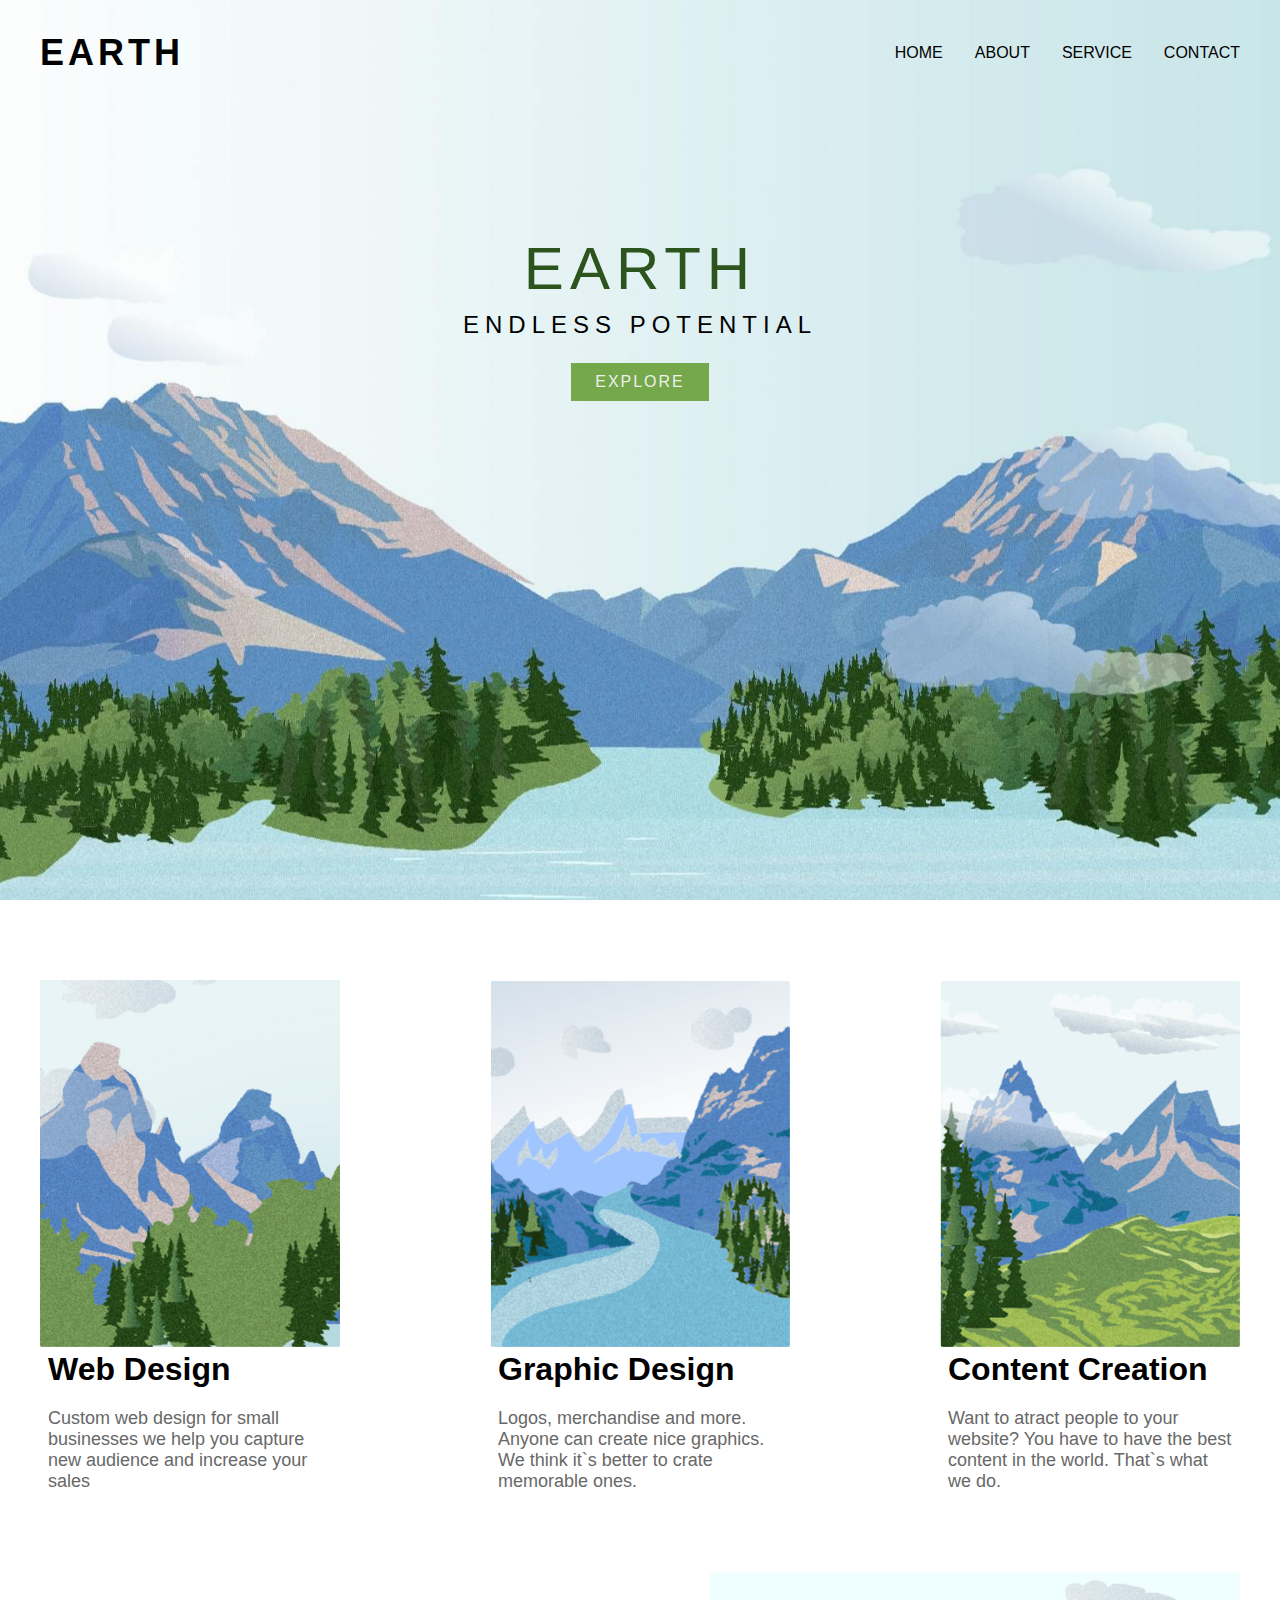
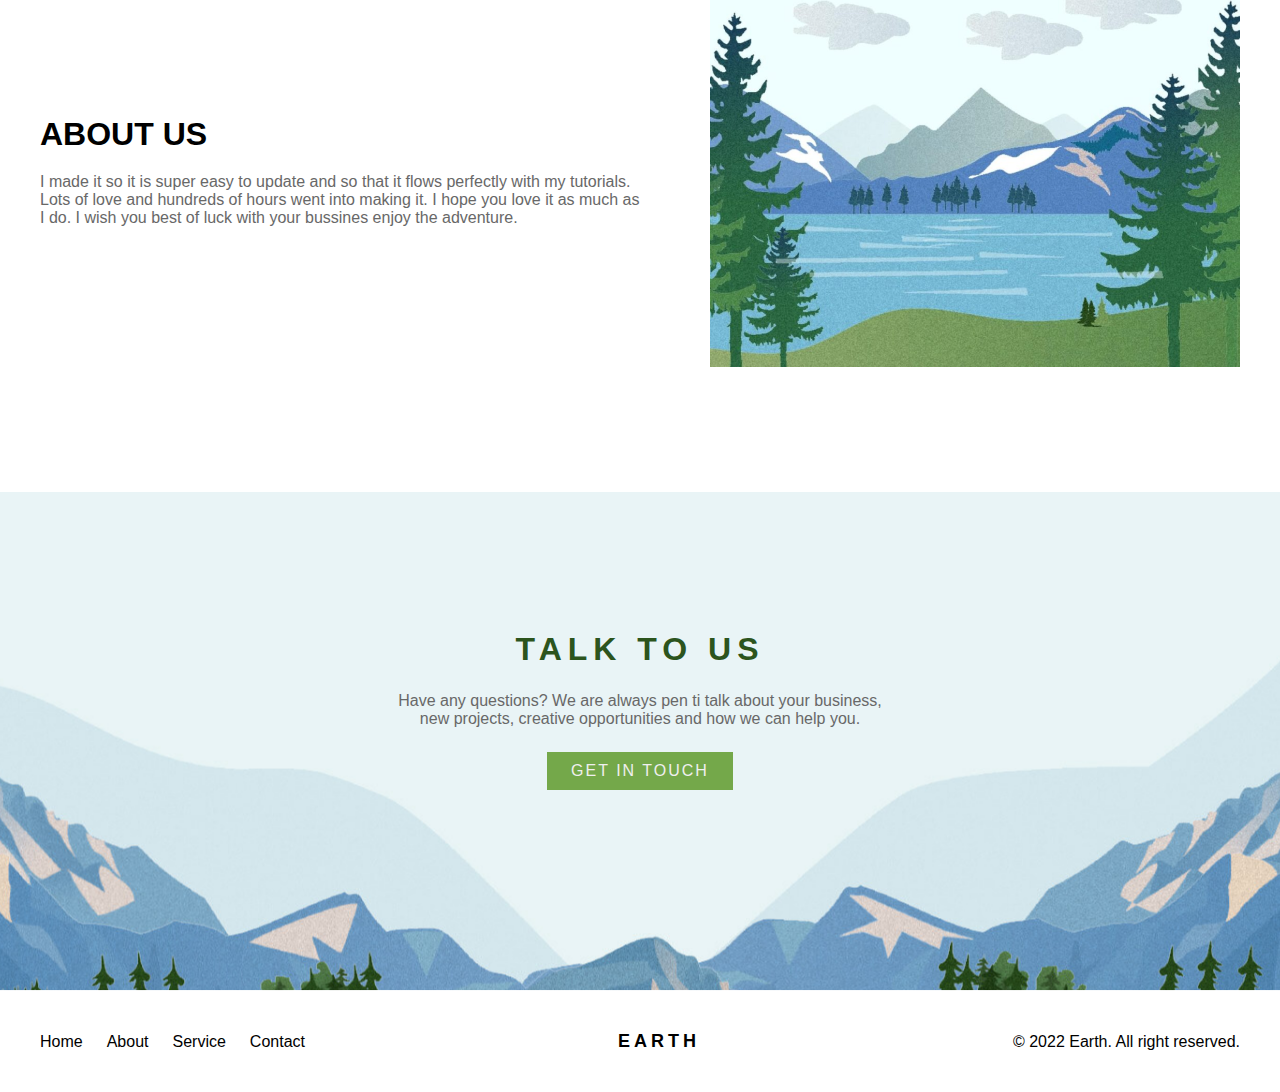
<file: index.html>
<!DOCTYPE html>
<html lang="en">
  <head>
    <meta charset="UTF-8" />
    <meta name="viewport" content="width=device-width, initial-scale=1.0" />
    <title>Earth</title>
    <link rel="stylesheet" href="style.css" />
  </head>
  <body>
    <section id="header">
      <div class="container">
        <nav>
          <div class="logo">
            <h1><a href="./index.html">EARTH</a></h1>
          </div>
          <input type="checkbox" id="hamburger-menu" />
          <ul class="nav-links">
            <li><a href="./index.html">HOME</a></li>
            <li><a href="./about.html">ABOUT</a></li>
            <li><a href="./services.html">SERVICE</a></li>
            <li><a href="./contact.html">CONTACT</a></li>
          </ul>
          <button class="menu-btn"><img src="img/menu.svg" /></button>
        </nav>
        <div class="header-content">
          <h1>EARTH</h1>
          <p>ENDLESS POTENTIAL</p>
          <button id="exploreBtn" class="primary-btn">EXPLORE</button>
        </div>
      </div>
    </section>

    <section id="service" class="container"></section>

    <section id="aboutUs" class="container">
      <div class="about-data">
        <h1>ABOUT US</h1>
        <p>
          I made it so it is super easy to update and so that it flows perfectly
          with my tutorials. Lots of love and hundreds of hours went into making
          it. I hope you love it as much as I do. I wish you best of luck with
          your bussines enjoy the adventure.
        </p>
      </div>
      <div><img src="./img/about.png" alt="" /></div>
    </section>

    <section id="talk-to-us">
      <div class="container">
        <div class="talk-to-us-content">
          <h1>TALK TO US</h1>
          <p>
            Have any questions? We are always pen ti talk about your business,
            new projects, creative opportunities and how we can help you.
          </p>
          <button id="getInTouchBtn" class="primary-btn">GET IN TOUCH</button>
        </div>
      </div>
    </section>

    <section class="container">
      <footer class="footer-content">
        <ul class="footer-links">
          <li><a href="./index.html">Home</a></li>
          <li><a href="./about.html">About</a></li>
          <li><a href="./about.html">Service</a></li>
          <li><a href="./contact.html">Contact</a></li>
        </ul>
        <h1 class="logo"><a href="#">EARTH</a></h1>
        <p>© 2022 Earth. All right reserved.</p>
      </footer>
    </section>
  </body>
  <script src="earth.js"></script>
</html>
</file>
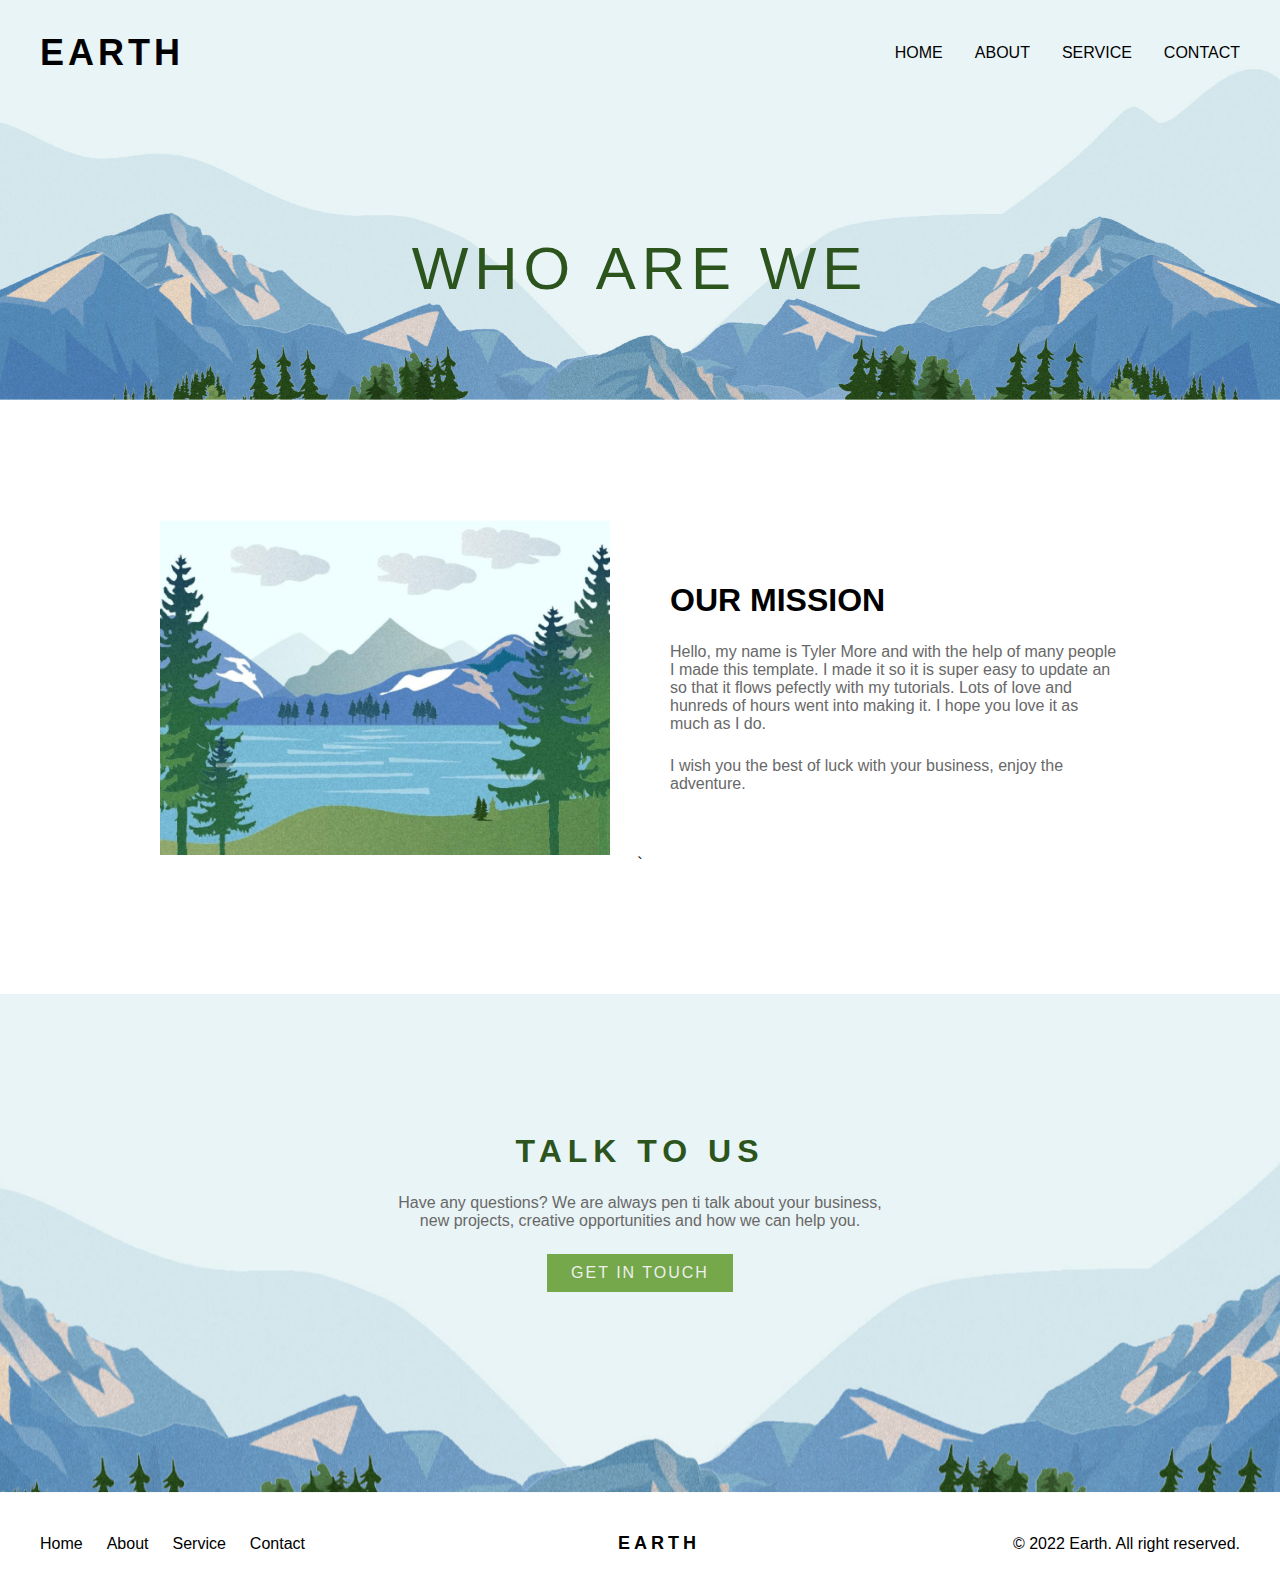
<file: about.html>
<!DOCTYPE html>
<html lang="en">
  <head>
    <meta charset="UTF-8" />
    <meta name="viewport" content="width=device-width, initial-scale=1.0" />
    <title>Earth</title>
    <link rel="stylesheet" href="style.css" />
  </head>
  <body>
    <section id="about-header">
      <div class="container">
        <nav>
          <div class="logo">
            <h1><a href="./index.html">EARTH</a></h1>
          </div>
          <input type="checkbox" id="hamburger-menu" />
          <ul class="nav-links">
            <li><a href="./index.html">HOME</a></li>
            <li><a href="#">ABOUT</a></li>
            <li><a href="./services.html">SERVICE</a></li>
            <li><a href="./contact.html">CONTACT</a></li>
          </ul>
          <button class="menu-btn"><img src="img/menu.svg" /></button>
        </nav>
        <div class="header-content">
          <h1>WHO ARE WE</h1>
        </div>
      </div>
    </section>

    <section id="aboutEarth" class="container">
      <div class="card about-earth-content">
        <div class="card-text">
          <h1>OUR MISSION</h1>
          <p class="card-paragraph">
            Hello, my name is Tyler More and with the help of many people I made
            this template. I made it so it is super easy to update an so that it
            flows pefectly with my tutorials. Lots of love and hunreds of hours
            went into making it. I hope you love it as much as I do.
          </p>
          <p>
            I wish you the best of luck with your business, enjoy the adventure.
          </p>
        </div>
        <div class="card-img">
          <img src="./img/about.png" alt="" />
        </div>
      </div>
      `
    </section>

    <section id="talk-to-us">
      <div class="container">
        <div class="talk-to-us-content">
          <h1>TALK TO US</h1>
          <p>
            Have any questions? We are always pen ti talk about your business,
            new projects, creative opportunities and how we can help you.
          </p>
          <button id="getInTouchBtn" class="primary-btn">GET IN TOUCH</button>
        </div>
      </div>
    </section>

    <section class="container">
      <footer class="footer-content">
        <ul class="footer-links">
          <li><a href="./index.html">Home</a></li>
          <li><a href="./about.html">About</a></li>
          <li><a href="./services.html">Service</a></li>
          <li><a href="./contact.html">Contact</a></li>
        </ul>
        <h1 class="logo"><a href="#">EARTH</a></h1>
        <p>© 2022 Earth. All right reserved.</p>
      </footer>
    </section>
  </body>
  <script src="./about.js"></script>
</html>
</file>
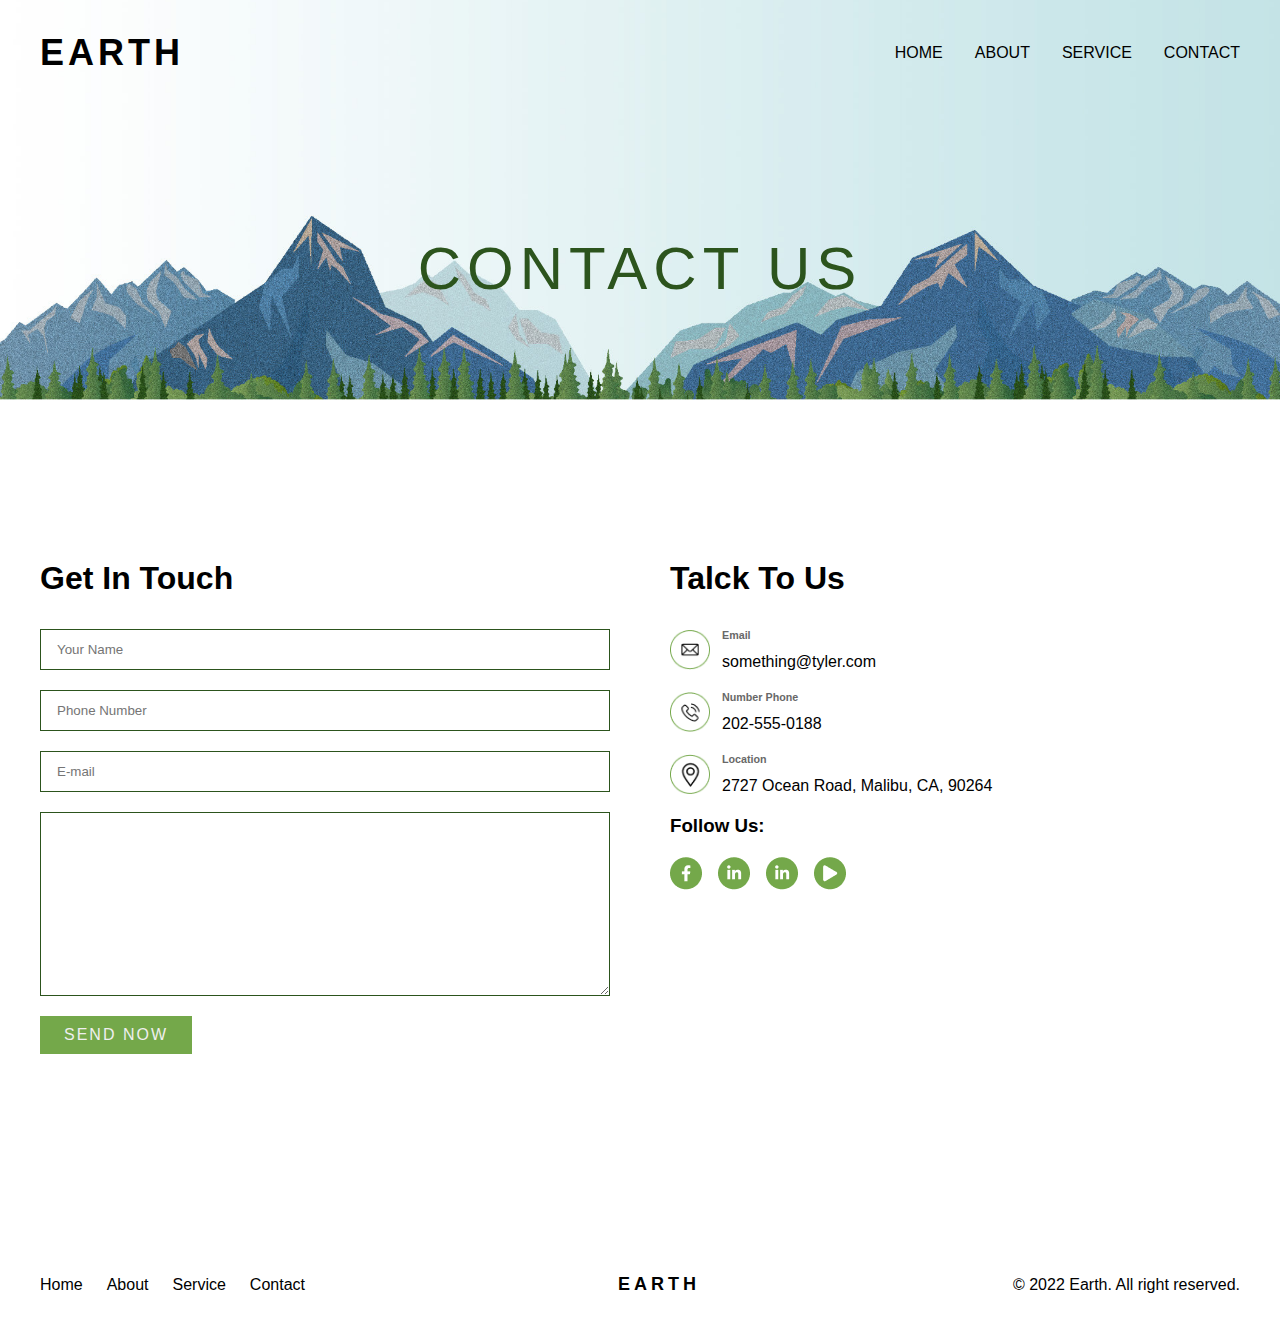
<file: contact.html>
<!DOCTYPE html>
<html lang="en">
  <head>
    <meta charset="UTF-8" />
    <meta name="viewport" content="width=device-width, initial-scale=1.0" />
    <title>Earth</title>
    <link rel="stylesheet" href="style.css" />
  </head>
  <body>
    <section id="contact-header">
      <div class="container">
        <nav>
          <div class="logo">
            <h1><a href="./index.html">EARTH</a></h1>
          </div>
          <input type="checkbox" id="hamburger-menu" />
          <ul class="nav-links">
            <li><a href="./index.html">HOME</a></li>
            <li><a href="./about.html">ABOUT</a></li>
            <li><a href="./services.html">SERVICE</a></li>
            <li><a href="./contact.html">CONTACT</a></li>
          </ul>
          <button class="menu-btn"><img src="img/menu.svg" /></button>
        </nav>
        <div class="header-content">
          <h1>CONTACT US</h1>
        </div>
      </div>
    </section>

    <section id="contact-us" class="container">
      <form action="" id="contactForm" name="contactForm">
        <h1>Get In Touch</h1>
        <div class="imputs-get-in-touch">
          <input
            type="text"
            name="name"
            id="nameForm"
            placeholder="Your Name"
            autocomplete="given-name"
          />
          <input
            type="tel"
            name="phone"
            id="phoneForm"
            placeholder="Phone Number"
            autocomplete="tel"
          />
          <input
            type="email"
            name="email"
            id="emailForm"
            placeholder="E-mail"
            autocomplete="email"
          />
          <textarea
            name="message"
            id="messageForm"
            cols="30"
            rows="10"
            required
          ></textarea>
          <div><button type="submit" class="primary-btn">SEND NOW</button></div>
          <div id="result"></div>
        </div>
      </form>

      <div class="adress">
        <h1>Talck To Us</h1>
        <div class="details-adress">
          <div class="detail">
            <img src="./img/email.png" alt="" />
            <div class="text">
              <h6>Email</h6>
              <p>something@tyler.com</p>
            </div>
          </div>
          <div class="detail">
            <img src="./img/phone.png" alt="" />
            <div class="text">
              <h6>Number Phone</h6>
              <p>202-555-0188</p>
            </div>
          </div>
          <div class="detail">
            <img src="./img/location.png" alt="" />
            <div class="text">
              <h6>Location</h6>
              <p>2727 Ocean Road, Malibu, CA, 90264</p>
            </div>
          </div>
          <div class="follow-content">
            <h3>Follow Us:</h3>
            <ul class="social-links">
              <li><img src="./img/facebook.png" alt="facebook" /></li>
              <li><img src="./img/linkedin.png" alt="linkedin" /></li>
              <li><img src="./img/linkedin.png" alt="tweeter" /></li>
              <li><img src="./img/video.png" alt="video" /></li>
            </ul>
          </div>
        </div>
      </div>
    </section>

    <section class="container">
      <footer class="footer-content">
        <ul class="footer-links">
          <li><a href="./index.html">Home</a></li>
          <li><a href="./about.html">About</a></li>
          <li><a href="./services.html">Service</a></li>
          <li><a href="./contact.html">Contact</a></li>
        </ul>
        <h1 class="logo"><a href="#">EARTH</a></h1>
        <p>© 2022 Earth. All right reserved.</p>
      </footer>
    </section>
  </body>
  <script src="./contact.js"></script>
</html>
</file>
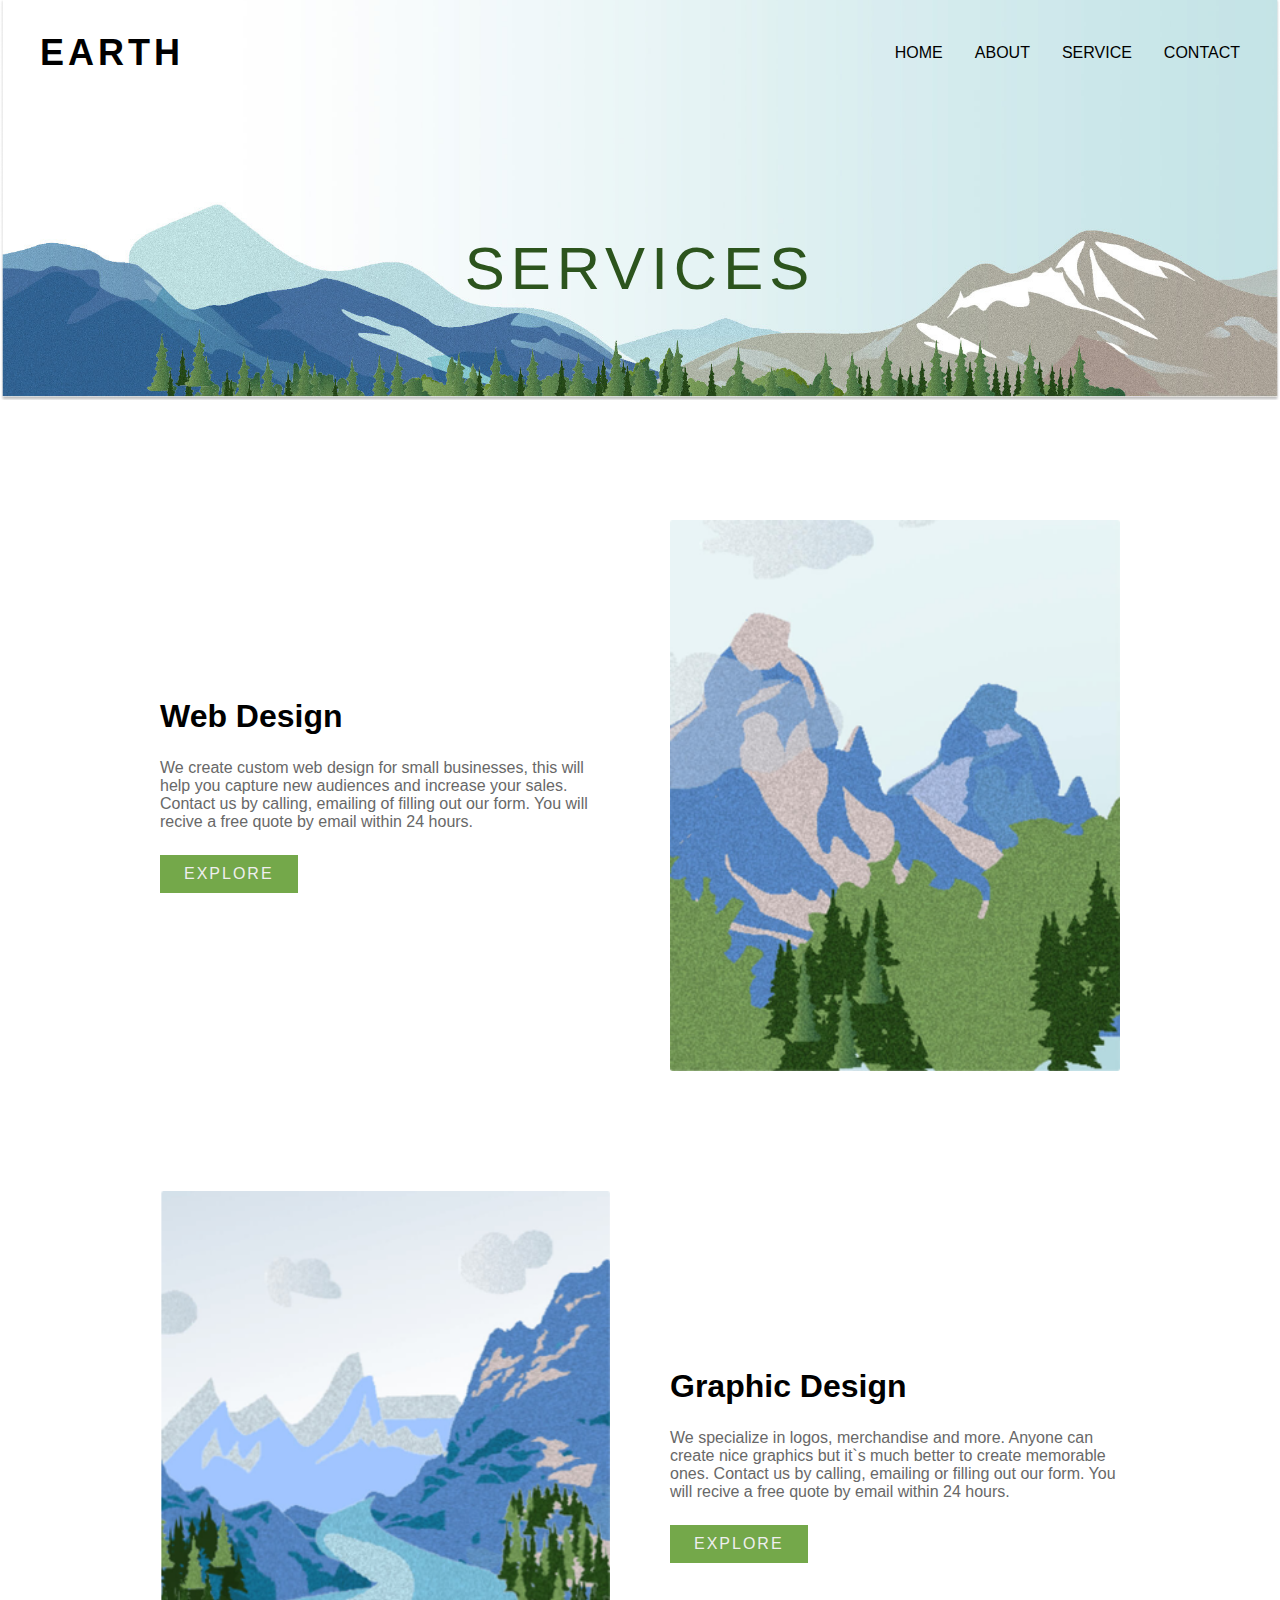
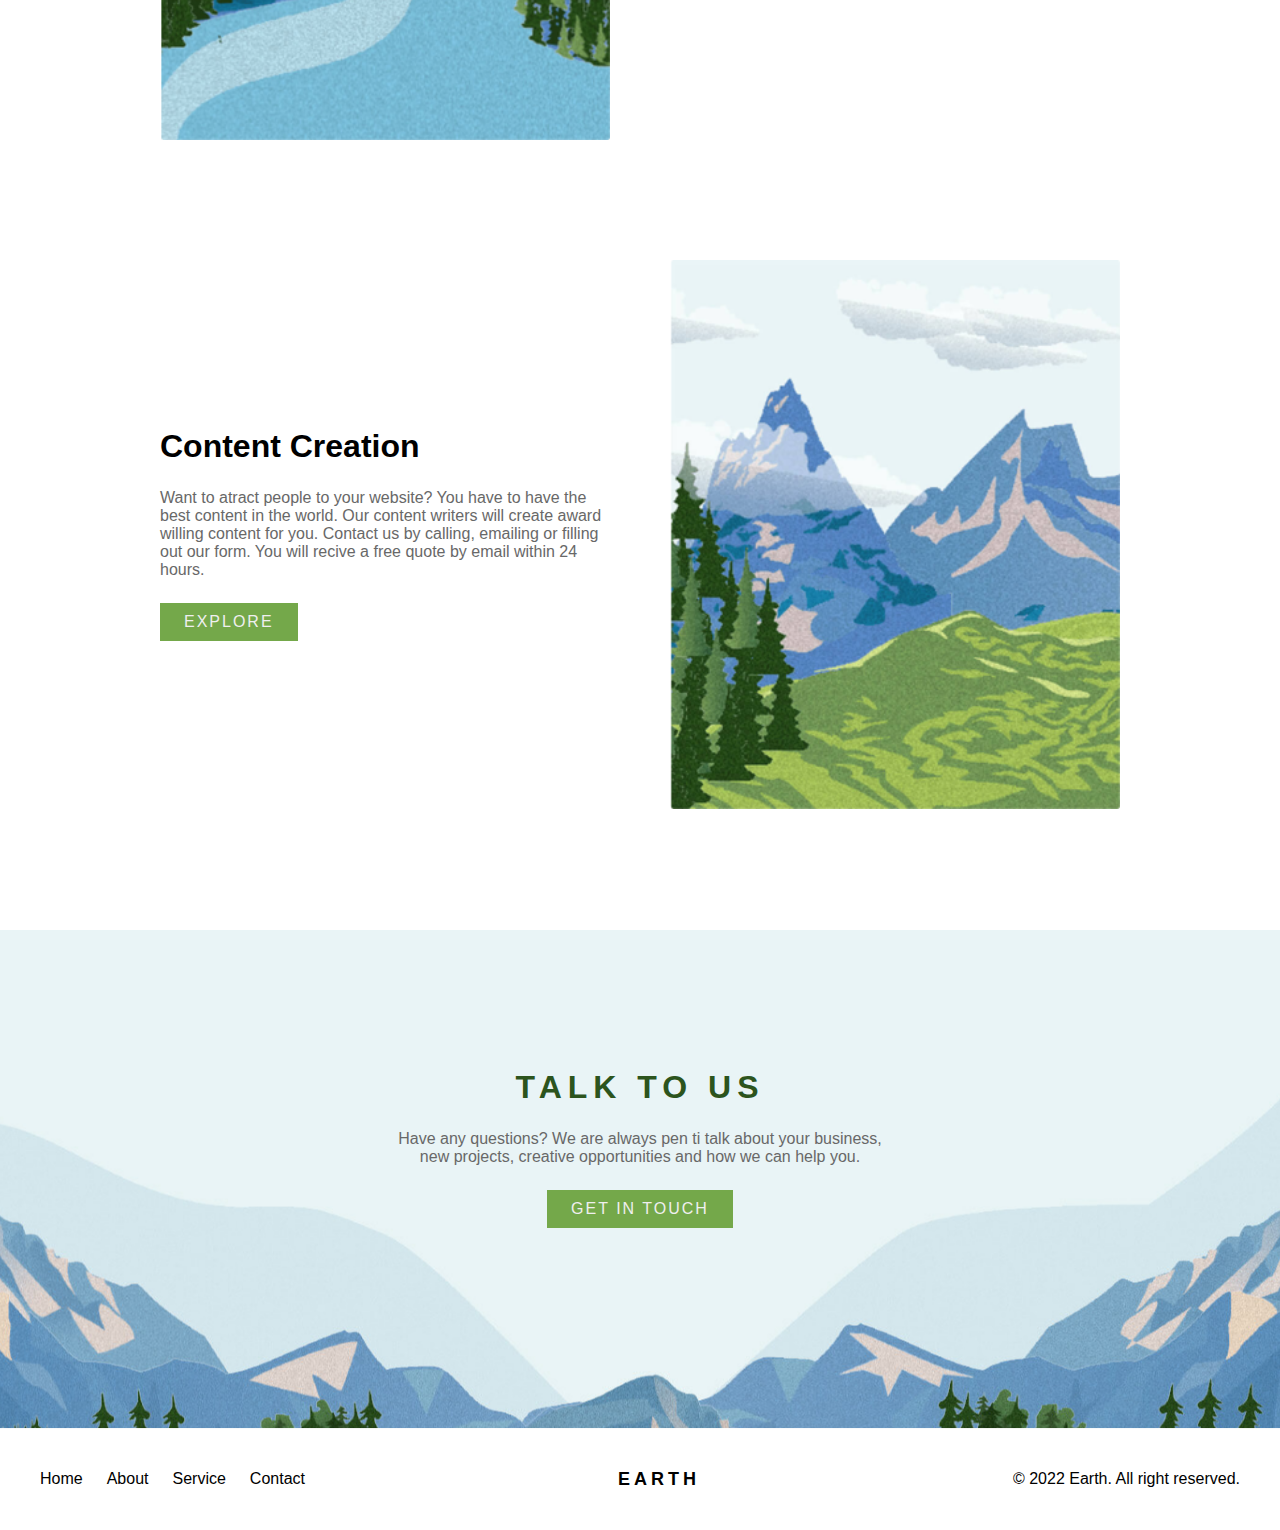
<file: services.html>
<!DOCTYPE html>
<html lang="en">
  <head>
    <meta charset="UTF-8" />
    <meta name="viewport" content="width=device-width, initial-scale=1.0" />
    <title>Earth</title>
    <link rel="stylesheet" href="style.css" />
  </head>
  <body>
    <section id="services-header">
      <div class="container">
        <nav>
          <div class="logo">
            <h1><a href="./index.html">EARTH</a></h1>
          </div>
          <input type="checkbox" id="hamburger-menu" />
          <ul class="nav-links">
            <li><a href="./index.html">HOME</a></li>
            <li><a href="./about.html">ABOUT</a></li>
            <li><a href="./services.html">SERVICE</a></li>
            <li><a href="./contact.html">CONTACT</a></li>
          </ul>
          <button class="menu-btn"><img src="img/menu.svg" /></button>
        </nav>
        <div class="header-content">
          <h1>SERVICES</h1>
        </div>
      </div>
    </section>

    <section id="cardServices" class="container"></section>

    <section id="talk-to-us">
      <div class="container">
        <div class="talk-to-us-content">
          <h1>TALK TO US</h1>
          <p>
            Have any questions? We are always pen ti talk about your business,
            new projects, creative opportunities and how we can help you.
          </p>
          <button id="getInTouchBtn" class="primary-btn">GET IN TOUCH</button>
        </div>
      </div>
    </section>

    <section class="container">
      <footer class="footer-content">
        <ul class="footer-links">
          <li><a href="./index.html">Home</a></li>
          <li><a href="./about.html">About</a></li>
          <li><a href="./services.html">Service</a></li>
          <li><a href="./contact.html">Contact</a></li>
        </ul>
        <h1 class="logo"><a href="#">EARTH</a></h1>
        <p>© 2022 Earth. All right reserved.</p>
      </footer>
    </section>
  </body>
  <script src="./services.js"></script>
</html>
</file>
<file: style.css>
@import url("https://fonts.googleapis.com/css2?family=Jost:ital,wght@0,100..900;1,100..900&display=swap");

:root {
  --primary-light: #74a84a;
  --primary-dark: #2c541d;
  --black: #000000;
  --white: #efefef;
  --grey: #686868;
}
* {
  margin: 0;
  padding: 0;
  box-sizing: border-box;
}
body {
  font-family: "Just", sans-serif;
}
#header {
  /* width: 100vw; */
  min-height: 100vh;
  background-image: url(img/main.png);
  background-position: center;
  background-size: cover;
  text-align: center;
}
.container {
  max-width: 1200px;
  margin: auto;
  padding: 0px 40px;
  display: flex;
  flex-direction: column;
}
nav {
  display: flex;
  padding-top: 32px;
  align-items: center;
}
.nav-links {
  display: none;
  position: absolute;
  flex-direction: column;
  top: 0px;
  right: 0px;
  width: 70%;
  height: 100%;
  padding: 80px;
  background-color: rgba(255, 255, 255, 0.2);
  backdrop-filter: blur(10px);
  border: 1px solid rgba(255, 255, 255, 0.3);
  border-radius: 10px;
  box-shadow: 0 4px 8px rgba(0, 0, 0, 0.1);
  list-style: none;
  justify-content: space-between;
}
a {
  color: inherit;
  text-decoration: none;
}
.nav-links a:hover {
  color: var(--primary-dark);
}
.nav-links a {
  display: flex;
  justify-content: center;
  padding: 16px;
}
.menu-btn {
  display: flex;
  position: absolute;
  padding-right: 40px;
  right: 0px;
  background: none;
  border: none;
}
#hamburger-menu {
  display: none;
}

.logo {
  font-size: 18px;
  letter-spacing: 4px;
}

.header-content {
  display: flex;
  align-items: center;
  flex-direction: column;
  margin-top: 160px;
}
.header-content h1 {
  color: var(--primary-dark);
  font-weight: 500;
  letter-spacing: 6px;
  font-size: 32px;
}
.header-content p {
  letter-spacing: 6px;
  font-size: 12px;
  margin: 4px 0px 12px 0px;
}
.primary-btn {
  padding: 5px 12px;
  background-color: var(--primary-light);
  border: none;
  color: var(--white);
  letter-spacing: 2px;
  cursor: pointer;
  transition: all 0.3s ease;
  font-size: 10px;
}
.primary-btn:hover {
  background-color: var(--primary-dark);
}
.active {
  display: flex;
  transition: all 1s ease-in-out;
}
#service {
  margin: 80px auto;
  width: 100%;
  display: flex;
  flex-wrap: wrap;
  justify-content: space-between;
  cursor: pointer;
  align-items: center;
  gap: 60px;
}
.service-content {
  width: 100%;
}
.service-data {
  display: flex;
  flex-direction: column;
  padding: 0px 8px;
  gap: 20px;
}

.service-content:hover {
  border: 1px solid rgb(44, 84, 29, 0.3);
  border-radius: 5px;
  box-shadow: 0 8px 12px rgb(116, 168, 74);
}
.service-content img {
  width: 100%;
}
.service-content p {
  font-size: 18px;
  width: 100%;
  color: var(--grey);
}
#aboutUs {
  display: flex;
  flex-direction: column-reverse;
  align-items: center;
  text-align: center;
  gap: 60px;
}
.about-data {
  width: 50%;
  display: flex;
  flex-direction: column;
  gap: 20px;
}
#aboutUs img {
  width: 100%;
}
.about-data p {
  color: var(--grey);
}
#talk-to-us {
  background-image: url(./img/talk-to-us.png);
  background-position: center;
  background-size: cover;
  min-height: 500px;
  margin-top: 120px;
  /* width: 100vw; */
}
.talk-to-us-content {
  display: flex;
  flex-direction: column;
  text-align: center;
  align-items: center;
  justify-content: center;
  gap: 24px;
  margin-top: 140px;
}
.talk-to-us-content h1 {
  color: var(--primary-dark);
  letter-spacing: 6px;
}
.talk-to-us-content p {
  width: 100%;
  color: var(--grey);
}
.footer-content {
  padding: 40px 0px;
  gap: 24px;
  display: flex;
  flex-direction: column;
  align-items: center;
  text-align: center;
}
.footer-links {
  display: flex;
  flex-wrap: wrap;
  justify-content: center;
  align-items: center;
  text-decoration: none;
  list-style: none;
  gap: 24px;
  cursor: pointer;
}

/* Contact Header */

#contact-header {
  min-height: 400px;
  background-image: url(./img/contact-banner.png);
  background-size: cover;
  background-position: center;
}
#contact-us {
  display: flex;
  flex-direction: column;
  justify-content: center;
  gap: 60px;
  margin: 160px auto;
}

form {
  display: flex;
  flex-direction: column;
  flex-basis: 50%;
  gap: 32px;
}
.imputs-get-in-touch {
  display: flex;
  flex-direction: column;
  gap: 20px;
}
.imputs-get-in-touch input {
  padding: 12px 16px;
  width: 100%;
  border: 1px solid var(--primary-dark);
  outline: none;
}
.adress {
  flex-basis: 50%;
  display: flex;
  flex-direction: column;
  gap: 32px;
}
.details-adress {
  display: flex;
  flex-direction: column;
  gap: 20px;
}
.detail {
  display: flex;
  gap: 12px;
  align-items: center;
}
.detail img {
  width: 40px;
  height: 40px;
}
.detail h6 {
  color: var(--grey);
}
.text {
  display: flex;
  flex-direction: column;
  gap: 12px;
}
.follow-content {
  display: flex;
  flex-direction: column;
  gap: 20px;
}
.social-links {
  display: flex;
  list-style: none;
  gap: 16px;
}
.social-links img:hover {
  cursor: pointer;
  border: 2px solid var(--primary-dark);
  border-radius: 50%;
}
.message-receved {
  color: #ff0000;
  font-size: 12px;
}
#messageForm {
  padding: 16px;
  border: 1px solid var(--primary-dark);
}

/* SERVICES */
#services-header {
  min-height: 400px;
  background-image: url(./img/services-banner.png);
  background-size: cover;
  background-position: center;
}
#cardServices {
  justify-content: space-between;
  gap: 120px;
  margin: 120px auto;
  align-items: center;
}
.card {
  display: flex;
  flex-direction: column;
  gap: 60px;
  width: 100%;
  align-items: center;
}
.card:nth-child(even) {
  flex-direction: column;
}

.card-text {
  display: flex;
  justify-content: center;
  flex-direction: column;
  align-items: center;
  gap: 24px;
  width: 100%;
  text-align: center;
}
.card-img {
  display: flex;
  justify-content: center;
}
.card-img img {
  width: 100%;
}
.card-text p {
  color: var(--grey);
}

/* ABOUT */
#about-header {
  min-height: 400px;
  background-image: url(./img/about-bannerr.png);
  background-size: cover;
  background-position: center;
}
#aboutEarth {
  align-items: center;
  margin-top: 120px;
}
.about-earth-content {
  flex-direction: column;
}

@media screen and (min-width: 480px) {
  .header-content h1 {
    font-size: 60px;
  }
  .header-content p {
    font-size: 24px;
    margin: 8px 0px 24px 0px;
  }
  .service-content {
    width: 300px;
  }
  .primary-btn {
    padding: 10px 24px;
    font-size: 16px;
  }
  .footer-links {
    flex-direction: row;
  }
}
@media screen and (min-width: 768px) {
  nav {
    justify-content: space-between;
    align-items: center;
    padding-top: 32px;
  }
  .nav-links {
    position: inherit;
    flex-direction: row;
    background: none;
    width: auto;
    display: flex;
    padding: 0px;
    gap: 32px;
    height: auto;
    padding: 0px;
    border: none;
    box-shadow: none;
    backdrop-filter: inherit;
  }
  .nav-links a {
    padding: 0px;
  }
  .menu-btn {
    display: none;
  }
  #service {
    flex-direction: row;
  }
  .service-content {
    width: 300px;
  }
  .footer-content {
    flex-direction: row;
    justify-content: space-between;
  }
  .talk-to-us-content p {
    width: 500px;
  }
  #aboutUs {
    flex-direction: row;
    justify-content: space-between;
    text-align: start;
  }
  #contact-us {
    flex-direction: row;
  }
  .card {
    width: 80%;
    flex-direction: row;
  }
  .card-text {
    width: 50%;
    align-items: start;
    text-align: start;
  }
  .card-img {
    width: 50%;
  }
  .card:nth-child(even) .card-img {
    justify-content: start;
  }
  .card:nth-child(even) {
    flex-direction: row-reverse;
  }
  .about-earth-content {
    flex-direction: row-reverse;
  }
}
@media screen and (min-width: 1200px) {
  .container {
    padding: 0px;
  }
}
</file>
